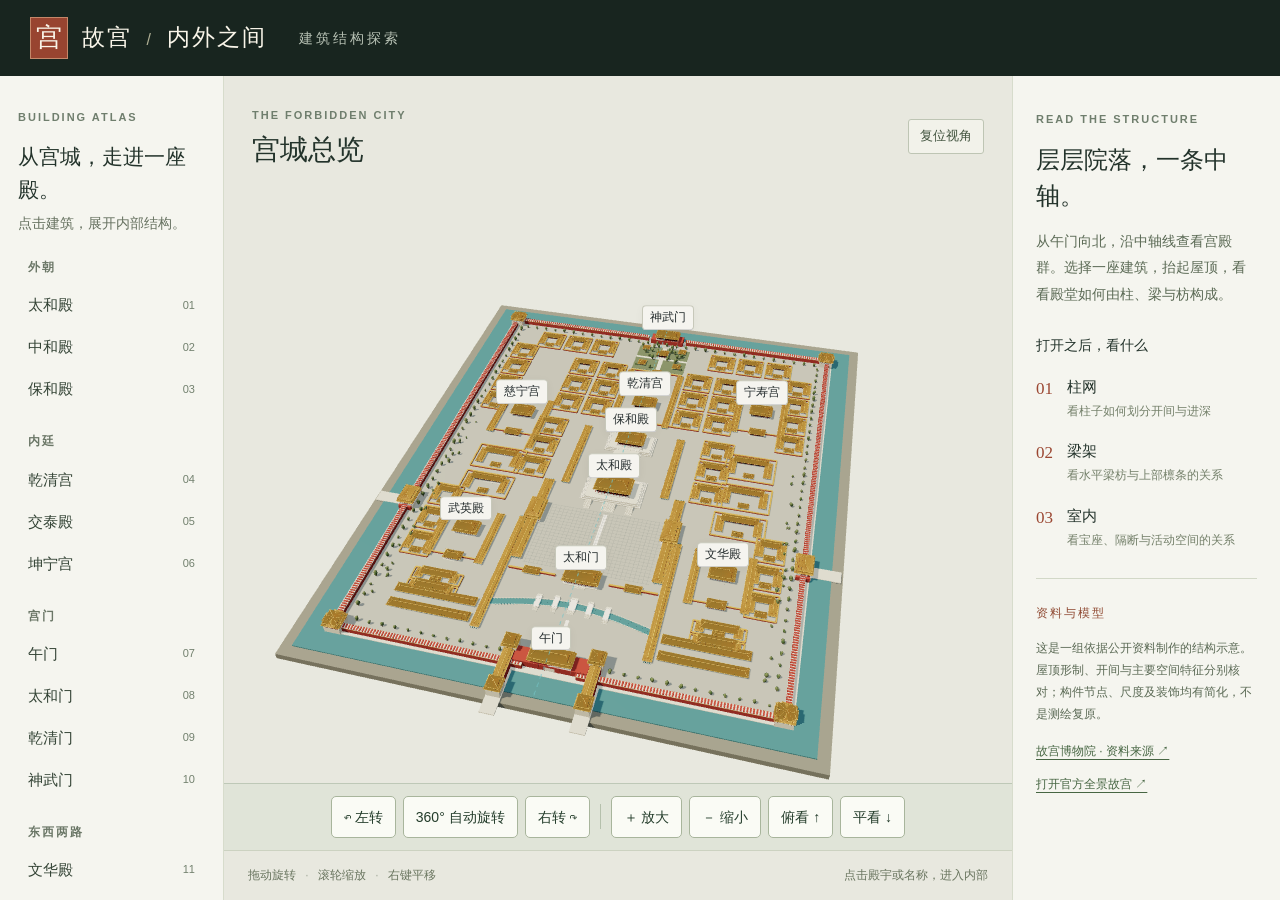
<file: forbidden-city/index.html>
<!doctype html>
<html lang="zh-CN"><head><meta charset="utf-8"><meta name="viewport" content="width=device-width,initial-scale=1"><meta name="theme-color" content="#18251f"><meta name="description" content="从故宫三维总览进入宫殿内部，旋转查看柱网、梁架、屋顶和室内空间。依据公开资料的建筑结构示意。"><title>故宫 · 内外之间</title><link rel="icon" href="favicon.svg"><link rel="stylesheet" href="style.css"></head>
<body>
<header><a class="brand" href="#overview"><span class="seal">宫</span><span>故宫<span class="brand-divide"> / </span>内外之间</span></a><span class="header-note">建筑结构探索</span><button id="overview-button" class="header-back" hidden>返回故宫总览</button></header>
<main>
<aside class="catalog"><div class="catalog-head"><span class="overline">BUILDING ATLAS</span><h1>从宫城，走进一座殿。</h1><p>点击建筑，展开内部结构。</p></div><nav id="building-list" aria-label="建筑目录"></nav><p class="catalog-foot">未标名的院落建筑也可在总览中点击，查看其通用木构示意。</p></aside>
<section class="workspace" aria-label="三维建筑浏览区">
<div class="scene-heading"><div><span class="overline" id="scene-kicker">THE FORBIDDEN CITY</span><h2 id="scene-title">宫城总览</h2></div><button id="reset-view" class="quiet-button">复位视角</button></div>
<div class="viewport" id="viewport"><iframe id="overview-frame" title="可旋转、可点击的故宫三维总览" src="overview.html"></iframe><canvas id="interior-canvas" hidden aria-label="建筑内部三维模型；拖动旋转、滚轮缩放、右键平移" tabindex="0"></canvas><div id="scene-status" role="status">正在载入宫城…</div><div id="part-tip" hidden role="status"></div><div class="compass" aria-hidden="true">北 N<span>↑</span></div></div>
<div class="camera-toolbar" role="group" aria-label="旋转与缩放操作">
<button data-camera="left" title="向左旋转15度">↶ 左转</button><button id="auto-rotate" aria-pressed="false">360° 自动旋转</button><button data-camera="right" title="向右旋转15度">右转 ↷</button><span class="control-divider"></span><button data-camera="in" aria-label="放大模型">＋ 放大</button><button data-camera="out" aria-label="缩小模型">－ 缩小</button><button data-camera="up" aria-label="抬高观察视角">俯看 ↑</button><button data-camera="down" aria-label="降低观察视角">平看 ↓</button></div>
<div id="interior-toolbar" hidden><div class="view-modes" role="group" aria-label="结构查看方式"><button id="courtyard-mode" data-mode="courtyard" aria-pressed="false" hidden>周边院落</button><button data-mode="exterior">完整外观</button><button data-mode="cut" aria-pressed="true">剖开查看</button><button data-mode="room">室内近看</button><button data-mode="frame">梁架结构</button><button data-mode="columns">柱网平面</button></div><label class="roof-control">屋顶抬升 <input id="roof-lift" type="range" min="0" max="100" value="0"><output id="roof-lift-value">0%</output></label></div>
<footer class="viewer-footer"><span>拖动旋转 <i>·</i> 滚轮缩放 <i>·</i> 右键平移</span><span id="view-caption">点击殿宇或名称，进入内部</span></footer>
</section>
<aside class="details" id="details"><span class="overline">READ THE STRUCTURE</span><h2 id="detail-title">层层院落，一条中轴。</h2><p id="detail-intro">从午门向北，沿中轴线查看宫殿群。选择一座建筑，抬起屋顶，看看殿堂如何由柱、梁与枋构成。</p><div id="building-facts"></div><section id="detail-features" hidden><h3>定位结构与装饰</h3><div id="feature-list"></div><p id="feature-description" role="status"></p></section><div id="structure-guide"><h3>打开之后，看什么</h3><div class="guide-item"><b>01</b><span>柱网<small>看柱子如何划分开间与进深</small></span></div><div class="guide-item"><b>02</b><span>梁架<small>看水平梁枋与上部檩条的关系</small></span></div><div class="guide-item"><b>03</b><span>室内<small>看宝座、隔断与活动空间的关系</small></span></div></div><div class="evidence"><span class="evidence-label">资料与模型</span><p id="model-note">这是一组依据公开资料制作的结构示意。屋顶形制、开间与主要空间特征分别核对；构件节点、尺度及装饰均有简化，不是测绘复原。</p><p id="reference-period"></p><div id="extra-sources"></div><a id="source-link" href="https://www.dpm.org.cn/Visit.html" target="_blank" rel="noopener">故宫博物院 · 资料来源 ↗</a><a class="pano-link" href="https://pano.dpm.org.cn/" target="_blank" rel="noopener">打开官方全景故宫 ↗</a></div></aside>
</main><script src="three.min.js"></script><script src="buildings.js"></script><script src="interior-details.js"></script><script src="rich-details.js"></script><script src="ornaments.js"></script><script src="interior.js"></script><script src="app.js"></script></body></html>
</file>
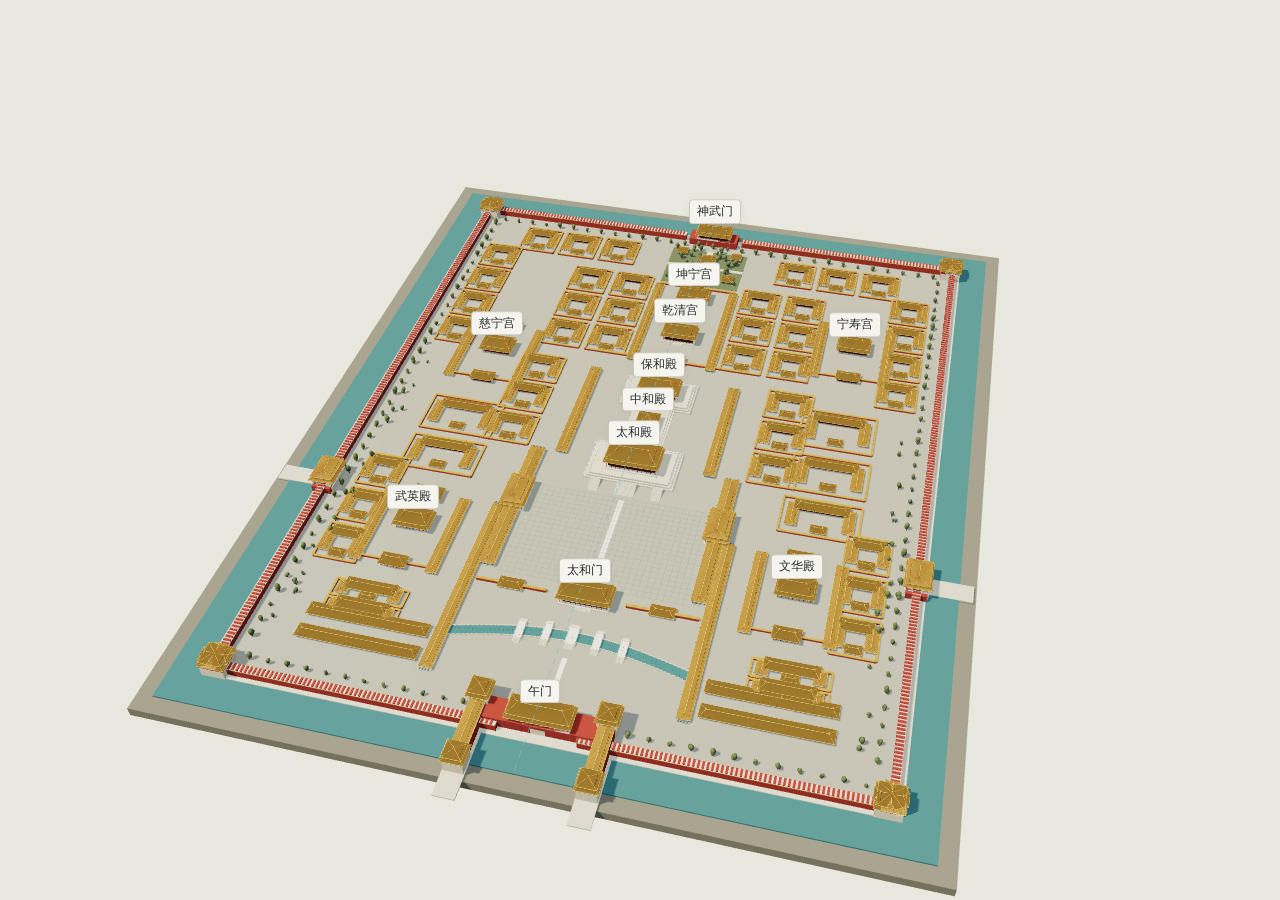
<file: forbidden-city/overview.html>
<!doctype html><html lang="zh-CN"><head><meta charset="utf-8"><meta name="viewport" content="width=device-width,initial-scale=1"><title>故宫三维总览</title><style>html,body{margin:0;height:100%;overflow:hidden;background:#e8e8df;color:#27342f;font:14px system-ui}#palace-orbit{height:100%}#palace-orbit>.viz-row{display:none!important}#palace-orbit .palace-stage{height:100%!important}#palace-orbit .palace-tag{background:#faf9f1e8;border:1px solid #c7c8ba;color:#26372e;border-radius:4px;padding:4px 8px;box-shadow:0 2px 10px #14281b0a}#palace-orbit .palace-tag:hover{background:#913e2d;color:white;border-color:#913e2d}button:focus-visible{outline:3px solid #b74c36;outline-offset:3px}</style></head><body><div id="palace-orbit">
  <div class="viz-row" style="justify-content:space-between;margin-bottom:10px">
    <span>故宫 · 三维漫游</span>
    <div class="viz-row">
      <label class="form-check"><input class="form-check-input" type="checkbox" id="palace-axis" checked><span class="form-check-label">中轴线</span></label>
      <label class="form-check"><input class="form-check-input" type="checkbox" id="palace-labels" checked><span class="form-check-label">建筑名称</span></label>
    </div>
  </div>
  <div class="palace-stage" aria-label="可拖动旋转的故宫三维建筑模型">
    <canvas aria-label="鼠标左键拖动旋转，滚轮缩放，右键拖动平移。支持触摸旋转与双指缩放。"></canvas>
    <div class="palace-tags"></div>
    <div class="palace-loading" role="status">正在建立宫殿与院落…</div>
  </div>
  <div class="viz-row text-small" style="justify-content:space-between;margin-top:10px">
    <span>拖动旋转 · 滚轮缩放 · 右键平移</span>
    <span class="palace-bearing" aria-live="off">南侧视角</span>
  </div>
</div>
<style>
#palace-orbit .palace-stage{position:relative;height:560px;overflow:hidden;touch-action:none}
#palace-orbit canvas{display:block;width:100%;height:100%;cursor:grab;touch-action:none}
#palace-orbit canvas:active{cursor:grabbing}
#palace-orbit .palace-tags{position:absolute;inset:0;pointer-events:none;overflow:hidden}
#palace-orbit .palace-tag{pointer-events:auto;cursor:pointer;font-family:inherit;position:absolute;white-space:nowrap;color:var(--foreground,#242c2d);background:var(--background,#f5f4ef);padding:3px 7px;transform:translate(-50%,-100%);border-bottom:1px solid var(--border,#ccc);font-size:12px;line-height:1.4}
#palace-orbit .palace-loading{position:absolute;inset:0;display:grid;place-items:center;background:var(--background,#f5f4ef);color:var(--foreground,#242c2d)}
@media(max-width:480px){#palace-orbit .palace-stage{height:440px}}
</style>
<script src="three.min.js"></script>
<script>
(()=>{
 const root=document.getElementById('palace-orbit'),canvas=root.querySelector('canvas'),stage=root.querySelector('.palace-stage'),loading=root.querySelector('.palace-loading');
 try{
 const T=window.THREE;if(!T)throw Error('三维引擎未加载');
 const renderer=new T.WebGLRenderer({canvas,antialias:true,alpha:true,powerPreference:'high-performance'});
 renderer.setPixelRatio(Math.min(devicePixelRatio,1.6));renderer.shadowMap.enabled=true;renderer.shadowMap.type=T.PCFSoftShadowMap;renderer.outputColorSpace=T.SRGBColorSpace;renderer.toneMapping=T.ACESFilmicToneMapping;renderer.toneMappingExposure=1.24;
 const scene=new T.Scene();const camera=new T.PerspectiveCamera(39,1,2,6500);
 const ambient=new T.HemisphereLight(0xe3eeff,0x615a40,2.05);scene.add(ambient);
 const sun=new T.DirectionalLight(0xffedcf,3.1);sun.position.set(-410,690,300);sun.castShadow=true;sun.shadow.mapSize.set(2048,2048);Object.assign(sun.shadow.camera,{left:-620,right:620,top:620,bottom:-620,near:10,far:1700});sun.shadow.normalBias=1.3;sun.shadow.bias=-.00015;scene.add(sun);
 const model=new T.Group();scene.add(model);
 const materials={};
 function mat(name,color,roughness=.85){materials[name]=new T.MeshStandardMaterial({color,roughness,metalness:name==='roof'?.14:0});}
 mat('wall',0x963e32);mat('red',0x7c261e);mat('roof',0xc69739,.54);mat('ridge',0xe2b756,.55);mat('stone',0xc5c0aa);mat('white',0xe0dcca);mat('paving',0x9b9b8d);mat('teal',0x275854);mat('dark',0x342c24);mat('water',0x497979,.3);mat('earth',0x626c4f);mat('leaf',0x465c36);mat('leaf2',0x657047);mat('trunk',0x695441);mat('base',0x79786a);
 const geom={box:new T.BoxGeometry(1,1,1),cyl:new T.CylinderGeometry(1,1,1,8),sphere:new T.IcosahedronGeometry(1,1)};
 const tileCanvas=document.createElement('canvas');tileCanvas.width=128;tileCanvas.height=128;const tc=tileCanvas.getContext('2d');
 tc.fillStyle='#b68b35';tc.fillRect(0,0,128,128);for(let i=0;i<8;i++){let g=tc.createLinearGradient(i*16,0,i*16+16,0);g.addColorStop(0,'#80632c');g.addColorStop(.2,'#be973f');g.addColorStop(.45,'#d5ac56');g.addColorStop(.75,'#bd913a');g.addColorStop(1,'#8b692c');tc.fillStyle=g;tc.fillRect(i*16,0,16,128);for(let j=0;j<5;j++){tc.fillStyle='rgba(69,48,12,.20)';tc.fillRect(i*16,j*26+(i%2)*3,16,1.5);}}
 const tileMap=new T.CanvasTexture(tileCanvas);tileMap.colorSpace=T.SRGBColorSpace;tileMap.wrapS=tileMap.wrapT=T.RepeatWrapping;tileMap.anisotropy=Math.min(8,renderer.capabilities.getMaxAnisotropy());materials.roof.map=tileMap;materials.roof.color.set(0xffffff);
 const batches=new Map(),surfaces={},lines=[];const temp=new T.Object3D();
 function instance(shape,m,x,y,z,w,h,d,rot=0){const key=shape+'|'+m;if(!batches.has(key))batches.set(key,[]);temp.position.set(x,y,z);temp.scale.set(w,h,d);temp.rotation.set(0,rot,0);temp.updateMatrix();batches.get(key).push(temp.matrix.clone());}
 const box=(m,x,y,z,w,h,d,r=0)=>instance('box',m,x,y,z,w,h,d,r);
 function triangle(m,a,b,c){if(!surfaces[m])surfaces[m]=[];surfaces[m].push(...a,...b,...c);}
 function quad(m,a,b,c,d){triangle(m,a,b,c);triangle(m,a,c,d);}
 function rod(a,b,r,m='ridge'){let av=new T.Vector3(...a),bv=new T.Vector3(...b),v=bv.clone().sub(av);const key='cyl|'+m;if(!batches.has(key))batches.set(key,[]);temp.position.copy(av.add(bv).multiplyScalar(.5));temp.quaternion.setFromUnitVectors(new T.Vector3(0,1,0),v.clone().normalize());temp.scale.set(r,v.length(),r);temp.updateMatrix();batches.get(key).push(temp.matrix.clone());temp.rotation.set(0,0,0);}
 function roof(x,z,w,d,y,h,pyramid=false){
   const rotated=d>w;if(rotated){const swap=w;w=d;d=swap;}
   const ridge=pyramid?0:Math.max(0,w/2-d*.4),n=10;
   const corners=[[-w/2,-d/2],[w/2,-d/2],[w/2,d/2],[-w/2,d/2]];
   const tops=[[-ridge,0],[ridge,0],[ridge,0],[-ridge,0]];
   function p(face,u,t){const a=corners[face],b=corners[(face+1)%4],c=tops[face],dd=tops[(face+1)%4];let bx=a[0]+(b[0]-a[0])*u,bz=a[1]+(b[1]-a[1])*u,tx=c[0]+(dd[0]-c[0])*u,tz=c[1]+(dd[1]-c[1])*u;let yy=h*Math.pow(t,1.65)+h*.12*Math.pow(1-t,8)*Math.pow(Math.abs(u-.5)*2,5),xx=bx+(tx-bx)*t,zz=bz+(tz-bz)*t;return [x+(rotated?zz:xx),y+yy,z+(rotated?xx:zz)];}
   for(let f=0;f<4;f++){
    for(let j=0;j<n;j++)for(let i=0;i<8;i++)quad('roof',p(f,i/8,j/n),p(f,(i+1)/8,j/n),p(f,(i+1)/8,(j+1)/n),p(f,i/8,(j+1)/n));
    let ribs=Math.ceil((f%2?d:w)/1.25);for(let i=0;i<=ribs;i++)for(let j=0;j<n;j++){const a=p(f,i/ribs,j/n),b=p(f,i/ribs,(j+1)/n);a[1]+=.12;b[1]+=.12;lines.push(...a,...b);}
    for(let j=0;j<n;j++){rod(p(f,0,j/n),p(f,0,(j+1)/n),.28);rod(p(f,j/n,0),p(f,(j+1)/n,0),.25);}
   }
   if(ridge>0){rod([x-(rotated?0:ridge),y+h+.2,z-(rotated?ridge:0)],[x+(rotated?0:ridge),y+h+.2,z+(rotated?ridge:0)],.32);for(let s of [-1,1]){let xx=x+(rotated?0:s*ridge),zz=z+(rotated?s*ridge:0);box('ridge',xx,y+h+1.1,zz,1.2,2,1);instance('sphere','ridge',xx,y+h+2.1,zz,.6,.8,.5);}}
   else instance('sphere','ridge',x,y+h+1,z,.65,1.2,.65);
 }
 function railing(x,z,w,d,y){for(const s of [-1,1]){
    box('white',x,y+1.5,z+s*d/2,w,.35,.35);box('white',x,y+.65,z+s*d/2,w,.26,.28);
    for(let a=-w/2;a<=w/2+.1;a+=3.4)box('white',x+a,y+.9,z+s*d/2,.5,1.8,.5);
    box('white',x+s*w/2,y+1.5,z,.35,.35,d);box('white',x+s*w/2,y+.65,z,.28,.26,d);
    for(let a=-d/2;a<=d/2+.1;a+=3.4)box('white',x+s*w/2,y+.9,z+a,.5,1.8,.5);
   }}
 function stairs(x,z,w,h,len,dir=1){const n=Math.max(4,Math.round(h/.45));for(let i=0;i<n;i++)box('stone',x,(h*(n-i)/n)/2,z+dir*(i+.5)*len/n,w,h*(n-i)/n,len/n+.05);}
 const picks=[], buildings=[];
 function hall(name,x,z,w,d,h=9,opt={}){
  buildings.push({id:'part-'+buildings.length,name,x,z,w,d,h,opt});const base=opt.base||1.5;box('stone',x,base/2,z,w+5,base,d+5);box('wall',x,base+h/2,z,w*.87,h,d*.82);
  box('teal',x,base+h-.65,z,w+1,1.05,d+1);box('ridge',x,base+h-.14,z,w+1,.16,d+1);
  const bays=opt.bays||Math.max(3,Math.round(w/5)|1);for(let i=0;i<=bays;i++){
   let xx=x-w/2+i*w/bays;
   for(let s of [-1,1]){instance('cyl','red',xx,base+h*.47,z+s*d*.49,.38,h*.94,.38);box('teal',xx,base+h-.4,z+s*d*.52,1.3,.55,1.4);box('white',xx,base+.25,z+s*d*.49,.85,.5,.85);}
  }
  for(let i=0;i<bays;i++){let xx=x-w/2+(i+.5)*w/bays;for(let s of [-1,1]){box('dark',xx,base+h*.47,z+s*d*.412,w/bays*.7,h*.71,.3);box('red',xx,base+h*.47,z+s*(d*.412+.18),.18,h*.71,.16);for(let q=1;q<4;q++)box('red',xx,base+h*(.19+q*.15),z+s*(d*.412+.18),w/bays*.7,.13,.16);}}
  for(let s of [-1,1])for(let q=-1;q<=1;q++)instance('cyl','red',x+s*w*.48,base+h*.47,z+q*d*.32,.35,h*.94,.35);
  let ry=base+h;
  if(opt.double){roof(x,z,w+9,d+9,ry,3.5,opt.pyramid);box('red',x,ry+3.5,z,w*.87,3.5,d*.77);box('teal',x,ry+4.7,z,w*.9,.85,d*.8);ry+=5;roof(x,z,w+5,d+5,ry,opt.rh||7,opt.pyramid);}
  else roof(x,z,w+6,d+6,ry,opt.rh||Math.max(3,d*.28),opt.pyramid);
  if(opt.steps!==false)stairs(x,z+d/2+2.5,w*.36,base,base*2.3);
  if(name)picks.push({name,pos:new T.Vector3(x,ry+(opt.rh||7)+5,z)});
 }
 function wall(x,z,w,d,h=4){box('wall',x,h/2,z,w,h,d);box('roof',x,h+.3,z,w+.6,.65,d+.6);}
 // Approximate ground plan, world coordinates in metres; north is negative Z.
 box('base',0,-9,0,890,12,1100);box('water',0,-.9,0,850,2,1060);box('stone',0,-.2,0,774,3,981);box('paving',0,0,0,748,3,958);
 for(const x of [-375,375]){wall(x,0,9,960,10);box('stone',x,10.4,0,10,.8,960);for(let z=-478;z<480;z+=5)box('wall',x,11.2,z,9,1.2,2.6);}
 for(const z of [-480,480])for(const x of [-210,210]){wall(x,z,330,10,10);box('stone',x,10.4,z,330,.8,10);for(let a=-165;a<165;a+=5)box('wall',x+a,11.2,z,2.6,1.2,9);}
 // Meridian Gate: main block, projecting arms and five roof pavilions.
 for(let s of [-1,1])box('wall',s*40,7,465,45,14,28);
 box('wall',0,12,465,36,4,28);for(let s of [-1,1])box('wall',s*13,6,465,9,12,28);
 hall('午门',0,465,66,22,8,{base:14,double:true,bays:9,rh:6,steps:false});
 for(let s of [-1,1]){box('wall',s*72,7,495,18,14,88);hall('',s*72,490,12,80,3,{base:14,rh:3,steps:false});hall('',s*72,451,18,18,5,{base:18,double:true,pyramid:true,rh:5,steps:false});hall('',s*72,532,18,18,5,{base:14,double:true,pyramid:true,rh:5,steps:false});box('stone',s*72,-.3,524,25,2,100);}
 // North and side gates.
 box('wall',0,6,-480,76,12,26);hall('神武门',0,-480,48,20,8,{base:12,double:true,rh:6,steps:false});
 for(let s of [-1,1]){box('stone',s*405,-.2,170,73,2,25);box('wall',s*375,5,170,25,10,50);hall('',s*375,170,24,36,7,{base:10,double:true,steps:false,rh:5});}
 for(let x of [-372,372])for(let z of [-477,477]){box('wall',x,6,z,28,12,28);hall('',x,z,24,24,5,{base:12,double:true,pyramid:true,steps:false,rh:6});roof(x,z,36,17,20,5);roof(x,z,17,36,20,5);}
 // Five bridges span the curved Golden Water River.
 for(let i=0;i<60;i++){let x=-147+i*5,z=369-25*Math.cos(x/147*Math.PI/2);box('water',x,1.65,z,5.2,.35,13);for(let s of [-1,1])box('stone',x,2,z+s*7,5.2,1.3,1);}
 for(let x of [-61,-30,0,30,61]){let z=369-25*Math.cos(x/147*Math.PI/2);box('white',x,3,z,x===0?12:9,2,24);railing(x,z,x===0?12:9,24,4);stairs(x,z+12,x===0?12:9,4,9);stairs(x,z-12,x===0?12:9,4,9,-1);}
 // Courtyard enclosure and long covered side galleries.
 for(let x of [-147,147])hall('',x,295,10,257,4,{steps:false,rh:3});
 hall('太和门',0,286,57,24,10,{base:3,double:true,bays:9,rh:7});
 for(let x of [-92,92]){wall(x,286,87,3,5);hall('',x,286,25,11,4,{steps:false,rh:3});}
 for(let x of [-130,130]){hall('',x,158,14,205,5,{steps:false,rh:4});hall('',x,142,24,45,9,{base:2,double:true,rh:5});}
 // Shared raised I-shaped terrace for the three great halls.
 for(let i=0;i<3;i++){box('stone',0,2+i*2,53,118-i*7,2,70-i*5);box('stone',0,2+i*2,-30,57-i*5,2,106);box('stone',0,2+i*2,-92,99-i*6,2,58-i*5);railing(0,53,118-i*7,70-i*5,3+i*2);railing(0,-92,99-i*6,58-i*5,3+i*2);}
 stairs(0,90,26,7,24);stairs(-41,90,13,7,24);stairs(41,90,13,7,24);stairs(0,-122,24,7,20,-1);
 hall('太和殿',0,53,64,34,12,{base:8,double:true,bays:11,rh:8,steps:false});
 hall('中和殿',0,-24,24,24,8,{base:8,pyramid:true,rh:9,bays:3,steps:false});
 hall('保和殿',0,-92,50,27,10,{base:8,double:true,bays:9,rh:7,steps:false});
 for(let x of [-99,99])hall('',x,-37,10,173,4,{rh:3,steps:false});
 hall('乾清门',0,-167,32,13,6,{base:2,rh:4});for(let x of [-65,65])wall(x,-167,92,3,4);
 hall('乾清宫',0,-224,43,22,10,{base:3,double:true,bays:9,rh:6});
 hall('交泰殿',0,-278,18,18,7,{base:2,pyramid:true,rh:7});
 hall('坤宁宫',0,-322,41,20,8,{base:2,double:true,bays:9,rh:5});
 for(let x of [-57,57])hall('',x,-252,8,182,3,{rh:3,steps:false});
 wall(0,-350,117,3,4);hall('',0,-350,15,8,4,{rh:3});
 // Six eastern / western palaces: two columns of three courtyard compounds.
 function compound(x,z,w=59,d=57,variant=0){
   wall(x,z+d/2,w,2.3,3.7);wall(x,z-d/2,w,2.3,3.7);for(let s of [-1,1])wall(x+s*w/2,z,2.3,d,3.7);
   hall('',x,z-d*.27,w*.65,12,5+variant,{rh:4,bays:5});hall('',x,z+d*.32,15,8,3,{rh:3});
   for(let s of [-1,1])hall('',x+s*w*.36,z,9,d*.55,3.8,{rh:3,steps:false});
 }
 for(let s of [-1,1])for(let c=0;c<2;c++)for(let r=0;r<3;r++)compound(s*(99+c*67),-196-r*68,57,59,r===2?1:0);
 // Western residences and eastern ceremonial compounds.
 for(let s of [-1,1]){
  for(let r=0;r<3;r++)compound(s*178,20-r*65,62,56,r%2);
  for(let r=0;r<4;r++)compound(s*319,-166-r*65,54,57,0);
  for(let r=0;r<3;r++)compound(s*313,270-r*65,54,56,0);
 }
 function precinct(x,z,name){wall(x,z,105,2,4);for(let s of [-1,1])hall('',x+s*49,z-54,9,122,4,{rh:3,steps:false});hall('',x,z+2,28,14,6,{rh:5});hall(name,x,z-67,39,23,8,{double:true,rh:6});hall('',x,z-116,33,18,6,{rh:5});}
 precinct(-240,284,'武英殿');precinct(237,284,'文华殿');precinct(-249,-71,'慈宁宫');precinct(249,-190,'宁寿宫');
 for(let s of [-1,1])for(let z of [377,410]){hall('',s*235,z,142,13,4,{rh:4,steps:false});}
 for(let x of [-270,-205,-140,140,205,270])compound(x,-418,56,60,0);
 // Imperial garden: trees, pavilions, rocks, geometric paths.
 box('earth',0,1.55,-404,119,.25,94);box('stone',0,1.85,-404,10,.45,94);box('stone',0,1.85,-406,119,.45,6);
 hall('御花园 · 钦安殿',0,-421,21,15,7,{base:2,rh:6});
 for(let s of [-1,1]){hall('',s*40,-380,12,12,4,{pyramid:true,rh:5});hall('',s*43,-441,11,11,4,{pyramid:true,rh:5});}
 let seed=240914;function rand(){seed=(seed*1664525+1013904223)>>>0;return seed/4294967296;}
 function tree(x,z,h=10){instance('cyl','trunk',x,1+h*.3,z,.6,h*.6,.6);for(let j=0;j<3;j++)instance('sphere',j%2?'leaf':'leaf2',x+(rand()-.5)*2,h*.58+j*h*.15,z+(rand()-.5)*2,h*.24,h*.3,h*.24);}
 for(let i=0;i<58;i++){let x=(rand()-.5)*106,z=-363-rand()*90;if(Math.abs(x)>12&&!(Math.abs(x)>27&&Math.abs(x)<52&&(z>-393||z<-427)))tree(x,z,7+rand()*7);}
 for(let s of [-1,1]){for(let z=-445;z<439;z+=23)tree(s*355,z,7+rand()*6);for(let x=-343;x<350;x+=23)tree(x,s*460,7+rand()*5);}
 for(let i=0;i<42;i++){let x=(rand()>.5?1:-1)*(333+rand()*12),z=rand()*520-90;tree(x,z,6+rand()*6);}
 for(let s of [-1,1]){compound(s*249,93,99,61,1);compound(s*250,14,99,67,0);}
 compound(249,-74,99,72,1);for(let s of [-1,1])for(let z of [338,367])compound(s*250,z,90,25,0);
 // Paving seams and central stone processional walk.
 box('white',0,1.62,191,7,.15,145);box('white',0,1.65,411,6,.15,73);
 const seam=[];for(let z=115;z<268;z+=8)seam.push(-116,1.6,z,116,1.6,z);for(let x=-112;x<=112;x+=8)seam.push(x,1.6,115,x,1.6,268);
 let sg=new T.BufferGeometry();sg.setAttribute('position',new T.Float32BufferAttribute(seam,3));model.add(new T.LineSegments(sg,new T.LineBasicMaterial({color:0x767b72,transparent:true,opacity:.23})));
 // Batch geometry to keep orbiting smooth.
 for(let [key,arr] of batches){let [shape,m]=key.split('|'),mesh=new T.InstancedMesh(geom[shape],materials[m],arr.length);arr.forEach((mx,i)=>mesh.setMatrixAt(i,mx));mesh.castShadow=!['paving','water','base','earth'].includes(m);mesh.receiveShadow=true;mesh.computeBoundingSphere();model.add(mesh);}
 for(let [m,arr] of Object.entries(surfaces)){let g=new T.BufferGeometry();g.setAttribute('position',new T.Float32BufferAttribute(arr,3));const uv=[];for(let i=0;i<arr.length;i+=3)uv.push(arr[i]/6,arr[i+2]/6);g.setAttribute('uv',new T.Float32BufferAttribute(uv,2));g.computeVertexNormals();const material=materials[m].clone();material.side=T.DoubleSide;let mesh=new T.Mesh(g,material);mesh.castShadow=true;mesh.receiveShadow=true;model.add(mesh);}
 let lg=new T.BufferGeometry();lg.setAttribute('position',new T.Float32BufferAttribute(lines,3));model.add(new T.LineSegments(lg,new T.LineBasicMaterial({color:0x8e6528,transparent:true,opacity:.45})));
 const axisPositions=[];for(let z=-492;z<550;z+=15)axisPositions.push(0,42,z,0,42,z+8);const ag=new T.BufferGeometry();ag.setAttribute('position',new T.Float32BufferAttribute(axisPositions,3));const axis=new T.LineSegments(ag,new T.LineBasicMaterial({color:0x4aa8ad,transparent:true,opacity:.65,depthTest:false}));scene.add(axis);
 // Projected labels; declutter dynamically as the viewpoint changes.
 const tagLayer=root.querySelector('.palace-tags');picks.forEach((p,i)=>{const el=document.createElement('button');el.type='button';el.className='palace-tag';el.textContent=p.name;el.addEventListener('click',()=>{const b=buildings.find(b=>b.name===p.name);if(b)parent.postMessage({type:'palace-select',building:b},location.origin);});tagLayer.appendChild(el);p.el=el;p.priority=['太和殿','午门','神武门','乾清宫','保和殿','中和殿'].includes(p.name)?0:1;});picks.sort((a,b)=>a.priority-b.priority);
 let theta=.24,phi=.82,radius=1680,target=new T.Vector3(0,0,20),dirty=true,labelOn=true,previousAspect=null;
 function draw(){if(!dirty)return;dirty=false;camera.position.set(target.x+radius*Math.sin(phi)*Math.sin(theta),target.y+radius*Math.cos(phi),target.z+radius*Math.sin(phi)*Math.cos(theta));camera.lookAt(target);renderer.render(scene,camera);
  const w=stage.clientWidth,h=stage.clientHeight,occupied=[];for(const p of picks){const v=p.pos.clone().project(camera),xx=(v.x+1)*w/2,yy=(1-v.y)*h/2,tw=p.name.length*12+16;const rect={x:xx-tw/2,y:yy-23,w:tw,h:26};let show=labelOn&&v.z<1&&xx>tw/2&&xx<w-tw/2&&yy>26&&yy<h-8&&!occupied.some(r=>rect.x<r.x+r.w+6&&rect.x+rect.w+6>r.x&&rect.y<r.y+r.h+5&&rect.y+rect.h+5>r.y);p.el.style.display=show?'block':'none';if(show){occupied.push(rect);p.el.style.left=xx+'px';p.el.style.top=yy+'px';}}
  const names=['南','东南','东','东北','北','西北','西','西南'];let n=((Math.round(theta/(Math.PI/4))%8)+8)%8;root.querySelector('.palace-bearing').textContent=phi<.15?'俯视 · 北在上':names[n]+'侧视角';
 }
 function invalidate(){dirty=true;requestAnimationFrame(draw);}
 function resize(){const w=stage.clientWidth,h=stage.clientHeight;if(!w||!h)return;renderer.setSize(w,h,false);camera.aspect=w/h;const factor=Math.max(1,1.15/camera.aspect);if(previousAspect===null)radius*=factor;else radius*=factor/previousAspect;previousAspect=factor;camera.updateProjectionMatrix();invalidate();}
 const ro=new ResizeObserver(resize);ro.observe(stage);
 function pan(dx,dy){const scale=radius*.001;target.x+=(-Math.cos(theta)*dx+Math.sin(theta)*dy)*scale;target.z+=(Math.sin(theta)*dx+Math.cos(theta)*dy)*scale;target.x=T.MathUtils.clamp(target.x,-550,550);target.z=T.MathUtils.clamp(target.z,-650,650);}
 for(const name of ['pointerdown','wheel','keydown'])canvas.addEventListener(name,()=>parent.postMessage({type:'palace-interact'},location.origin));const pointers=new Map();let pinch=null;let startPoint=null;
 canvas.addEventListener('pointerdown',e=>{startPoint={x:e.clientX,y:e.clientY,button:e.button};canvas.setPointerCapture(e.pointerId);pointers.set(e.pointerId,{x:e.clientX,y:e.clientY});pinch=null;});
 canvas.addEventListener('pointermove',e=>{const prev=pointers.get(e.pointerId);if(!prev)return;const dx=e.clientX-prev.x,dy=e.clientY-prev.y;pointers.set(e.pointerId,{x:e.clientX,y:e.clientY});if(pointers.size===2){const a=[...pointers.values()],dist=Math.hypot(a[0].x-a[1].x,a[0].y-a[1].y);if(pinch)radius=T.MathUtils.clamp(radius*pinch/dist,95,2400);pinch=dist;}else if(e.buttons===2||e.shiftKey){pan(dx,dy);}else{theta-=dx*.006;phi=T.MathUtils.clamp(phi+dy*.005,.035,1.49);}invalidate();});
 function end(e){if(e.type==='pointerup'&&startPoint&&startPoint.button===0&&Math.hypot(e.clientX-startPoint.x,e.clientY-startPoint.y)<5){const rect=canvas.getBoundingClientRect(),ray=new T.Raycaster();ray.setFromCamera(new T.Vector2((e.clientX-rect.left)/rect.width*2-1,-(e.clientY-rect.top)/rect.height*2+1),camera);const hit=ray.intersectObjects(hitBoxes)[0];if(hit)parent.postMessage({type:'palace-select',building:hit.object.userData.building},location.origin);}pointers.delete(e.pointerId);pinch=null;startPoint=null;}
 canvas.addEventListener('pointerup',end);canvas.addEventListener('pointercancel',end);canvas.addEventListener('lostpointercapture',end);canvas.addEventListener('contextmenu',e=>e.preventDefault());
 canvas.addEventListener('wheel',e=>{e.preventDefault();radius=T.MathUtils.clamp(radius*Math.exp(e.deltaY*.001),95,2400);invalidate();},{passive:false});
 root.querySelector('#palace-axis').addEventListener('change',e=>{axis.visible=e.target.checked;invalidate();});root.querySelector('#palace-labels').addEventListener('change',e=>{labelOn=e.target.checked;invalidate();});
 canvas.addEventListener('webglcontextlost',e=>{e.preventDefault();loading.textContent='三维显示已暂停，请重新打开此视图。';loading.style.display='grid';});
 root.addEventListener('keydown',e=>{if(e.target.tagName==='INPUT')return;let used=true;if(e.key==='ArrowLeft')theta+=.12;else if(e.key==='ArrowRight')theta-=.12;else if(e.key==='ArrowUp')phi=Math.max(.035,phi-.08);else if(e.key==='ArrowDown')phi=Math.min(1.49,phi+.08);else if(e.key==='+')radius=Math.max(95,radius*.9);else if(e.key==='-')radius=Math.min(2400,radius*1.1);else used=false;if(used){e.preventDefault();invalidate();}});
 const hitBoxes=buildings.map(b=>{const m=new T.Mesh(new T.BoxGeometry(b.w+4,b.h+14,b.d+4),new T.MeshBasicMaterial({visible:false}));m.position.set(b.x,(b.opt.base||1.5)+b.h/2+5,b.z);m.userData.building=b;scene.add(m);m.updateMatrixWorld();return m;});window.addEventListener('message',e=>{if(e.origin!==location.origin||e.source!==parent)return;if(e.data.type==='palace-request-ready'){parent.postMessage({type:'palace-ready',count:buildings.length},location.origin);}if(e.data.type==='palace-camera'){const a=e.data.action;if(a==='rotate'&&Number.isFinite(e.data.amount))theta+=e.data.amount;else if(a==='left')theta+=Math.PI/12;else if(a==='right')theta-=Math.PI/12;else if(a==='in')radius=T.MathUtils.clamp(radius*.8,95,6000);else if(a==='out')radius=T.MathUtils.clamp(radius/ .8,95,6000);else if(a==='up')phi=Math.max(.035,phi-.15);else if(a==='down')phi=Math.min(1.49,phi+.15);invalidate();}if(e.data.type==='palace-reset'){theta=.24;phi=.82;radius=1680*Math.max(1,1.15/camera.aspect);target.set(0,0,20);invalidate();}});parent.postMessage({type:'palace-ready',count:buildings.length},location.origin);resize();loading.style.display='none';root.dataset.ready='true';
 window.__palaceDebug={renderer,scene,camera,getView:()=>({theta,phi,radius,target:target.toArray()}),setView:(t,p,r)=>{theta=t;phi=p;radius=r;invalidate();},buildings:picks.length};
 }catch(err){loading.textContent='三维场景未能启动：'+err.message;loading.setAttribute('role','alert');console.error(err);}
})();
</script>
</body></html>
</file>
<file: forbidden-city/style.css>
*{box-sizing:border-box}body{margin:0;background:#f5f5ef;color:#23332b;font:16px/1.6 -apple-system,BlinkMacSystemFont,"PingFang SC","Microsoft YaHei",sans-serif}button,input{font:inherit}button,a,input{touch-action:manipulation}button{cursor:pointer}button:focus-visible,a:focus-visible,input:focus-visible,canvas:focus-visible{outline:3px solid #b94e32;outline-offset:3px}[hidden]{display:none!important}header{height:76px;background:#18251f;color:#f9f5e9;display:flex;align-items:center;gap:32px;padding:0 30px}.brand{display:flex;align-items:center;gap:14px;color:inherit;text-decoration:none;font:500 23px/1.2 Georgia,"Songti SC",serif;letter-spacing:2px}.seal{display:grid;place-items:center;background:#984430;width:38px;height:42px;border:1px solid #c58769;font-family:serif;font-size:26px;letter-spacing:0}.brand-divide{color:#afaf94;margin:0 8px;font:16px sans-serif}.header-note{font-size:14px;color:#b9c3b6;letter-spacing:3px}.header-back{margin-left:auto;color:#f5e7d3;border:1px solid #687168;background:transparent;border-radius:3px;padding:7px 13px;font-size:14px}main{display:grid;grid-template-columns:224px minmax(360px,1fr) 268px;min-height:calc(100dvh - 76px)}.catalog{border-right:1px solid #d7dccc;padding:27px 18px}.overline{font-size:11px;letter-spacing:2px;font-weight:600;color:#6f7e6d}.catalog h1{font:500 21px/1.6 Georgia,"Songti SC",serif;margin:12px 0 4px}.catalog p{font-size:14px;color:#667160;margin:0}.catalog-head{margin-bottom:24px}.catalog nav h3{font-size:12px;color:#6b7767;letter-spacing:2px;margin:22px 10px 7px}.building-link{display:flex;align-items:center;justify-content:space-between;width:100%;border:0;background:transparent;color:#334335;padding:9px 10px;border-radius:4px;text-align:left;font-size:15px}.building-link small{font-size:11px;color:#72806e}.building-link:hover{background:#e8ecdf}.building-link.active{background:#8e3d2b;color:white}.building-link.active small{color:#f0d3be}.catalog .catalog-foot{margin-top:25px;padding-top:18px;border-top:1px solid #d7dccc;font-size:12px;line-height:1.8}.workspace{min-width:0;position:relative;background:#e8e8df;display:flex;flex-direction:column}.scene-heading{display:flex;align-items:center;justify-content:space-between;gap:15px;padding:25px 28px 8px}.scene-heading h2{font:500 28px/1.35 Georgia,"Songti SC",serif;margin:4px 0}.quiet-button{border:1px solid #bec5b4;border-radius:3px;background:#f7f7f0b0;padding:6px 11px;font-size:13px;color:#41533e}.viewport{position:relative;flex:1;min-height:450px;height:calc(100dvh - 220px);overflow:hidden}.viewport iframe,.viewport canvas{position:absolute;inset:0;width:100%;height:100%;border:0;display:block}.viewport canvas{touch-action:none;cursor:grab}.viewport canvas:active{cursor:grabbing}#scene-status{position:absolute;inset:0;background:#e8e8df;display:grid;place-items:center;color:#52664c;font-size:15px}.compass{position:absolute;right:27px;top:16px;display:flex;flex-direction:column;text-align:center;line-height:1.2;color:#617458;font-size:13px;pointer-events:none}.compass span{font-size:35px}.viewer-footer{display:flex;flex-wrap:wrap;justify-content:space-between;gap:8px 16px;padding:15px 24px;color:#69755f;font-size:12px;border-top:1px solid #ccd2c1}.viewer-footer i{font-style:normal;opacity:.5;margin:0 6px}#interior-toolbar{padding:10px 22px 15px;display:flex;gap:14px;align-items:center;flex-wrap:wrap}.view-modes{display:flex;border:1px solid #b8c2ad;border-radius:5px;background:#f8f8f1;overflow:hidden}.view-modes button{background:transparent;border:0;padding:9px 12px;font-size:14px;color:#46563f}.view-modes button+button{border-left:1px solid #d7dccc}.view-modes button[aria-pressed=true]{background:#2a4334;color:white}.roof-control{font-size:13px;display:flex;gap:9px;align-items:center;flex:1;white-space:nowrap}.roof-control input{min-width:75px;width:100%;max-width:170px;accent-color:#903c29}.roof-control output{min-width:36px}.details{padding:29px 23px;border-left:1px solid #d7dccc}.details h2{font:500 24px/1.5 Georgia,"Songti SC",serif;margin:11px 0 14px}.details p{font-size:14px;color:#5b6a55;line-height:1.9}.details h3{font-size:14px;font-weight:500;margin:27px 0 16px}.guide-item{display:flex;gap:14px;margin:18px 0;font-size:15px}.guide-item b{font:400 17px Georgia,serif;color:#9b4732;line-height:1.6}.guide-item small{display:block;color:#74806a;font-size:12px;line-height:1.7;margin-top:2px}.evidence{margin-top:28px;padding-top:20px;border-top:1px solid #d2d8c7}.evidence-label{font-size:12px;color:#914c35;letter-spacing:2px}.evidence p{font-size:12px;line-height:1.85}.evidence a{font-size:12px;color:#476643;text-underline-offset:4px}#building-facts ul{padding:0;list-style:none;border-top:1px solid #d5dbcb;margin:22px 0}#building-facts li{font-size:14px;padding:12px 0;border-bottom:1px solid #d5dbcb}#part-tip{position:absolute;left:22px;bottom:14px;max-width:calc(100% - 44px);background:#22382eea;color:#f6f3e9;padding:9px 15px;border-radius:4px;font-size:13px;pointer-events:none}.mobile-select{display:none}
@media(min-width:1200px){.catalog{max-height:calc(100dvh - 76px);overflow-y:auto}.workspace{height:calc(100dvh - 76px);min-height:630px}.details{max-height:calc(100dvh - 76px);overflow-y:auto}}
@media(max-width:1150px){main{grid-template-columns:190px minmax(330px,1fr)}.details{grid-column:1/-1;border-left:0;border-top:1px solid #d7dccc;display:grid;grid-template-columns:1fr 1fr;gap:0 30px}.details>.overline{grid-column:1/-1}.details h2{margin:5px 0}.evidence{grid-column:2;grid-row:2/6;margin:0;padding:0;border:0}#structure-guide{display:none}.viewport{min-height:520px}.catalog{padding:24px 12px}.catalog-head h1{font-size:18px}}
@media(max-width:700px){header{height:68px;padding:0 16px;gap:10px}.brand{font-size:19px;letter-spacing:1px;gap:10px}.brand-divide{margin:0 4px}.seal{width:31px;height:35px;font-size:23px}.header-note{display:none}.header-back{font-size:12px;padding:6px 8px}main{display:flex;flex-direction:column}.catalog{padding:12px 14px;border:0;border-bottom:1px solid #d7dccc}.catalog-head,.catalog-foot{display:none!important}#building-list{display:flex;gap:4px;overflow-x:auto;padding-bottom:4px}#building-list h3{display:none}.building-link{flex:0 0 auto;width:auto;white-space:nowrap;font-size:14px;padding:7px 12px}.building-link small{display:none}.scene-heading{padding:19px 18px 5px}.scene-heading h2{font-size:25px}.viewport{height:480px;min-height:480px;flex:auto}.details{display:block;padding:24px}.details>.overline{display:none}.details h2{font-size:22px}.evidence{margin-top:23px;padding-top:18px;border-top:1px solid #d2d8c7}#interior-toolbar{padding:8px 14px 16px;gap:12px}.view-modes{width:100%}.view-modes button{flex:1;padding:9px 5px;font-size:13px}.roof-control input{max-width:none}.viewer-footer{padding:13px 16px;font-size:12px}.viewer-footer #view-caption{display:none}}

.camera-toolbar{display:flex;flex-wrap:wrap;align-items:center;justify-content:center;gap:7px;padding:12px 18px;border-top:1px solid #bec8b7;background:#e0e4d8}.camera-toolbar button{min-height:42px;padding:7px 12px;border:1px solid #a8b59c;border-radius:5px;background:#fafbf5;color:#233c2a;font-size:14px}.camera-toolbar button:hover{background:#edf1e5}.camera-toolbar button[aria-pressed=true]{background:#8e3d2b;border-color:#8e3d2b;color:#fff}.control-divider{width:1px;height:25px;background:#b5c0ac;margin:0 3px}.pano-link{display:block;margin-top:12px}#feature-list{display:flex;flex-direction:column;gap:7px}#feature-list button{text-align:left;border:1px solid #bbc7b2;background:#eef2e7;color:#2d492f;border-radius:4px;padding:9px 11px;font-size:14px}#feature-list button[aria-pressed=true]{background:#284535;color:white}#feature-description{border-left:2px solid #a85037;padding-left:10px;min-height:2em}#reference-period{color:#81452f}#extra-sources a{display:block;margin-bottom:9px}.view-modes{flex-wrap:wrap}.viewport{min-height:380px}.compass{display:none}
@media(min-width:1200px){.workspace{min-height:730px}.viewport{height:auto}}
@media(max-width:1150px){#detail-features{grid-column:1}.evidence{grid-row:2/8}}
@media(max-width:700px){.camera-toolbar{gap:6px;padding:10px}.camera-toolbar button{padding:7px 9px;flex:1 0 auto}.control-divider{display:none}.view-modes button{flex:1 0 30%;min-height:42px}.viewport{height:440px;min-height:440px}}
</file>
